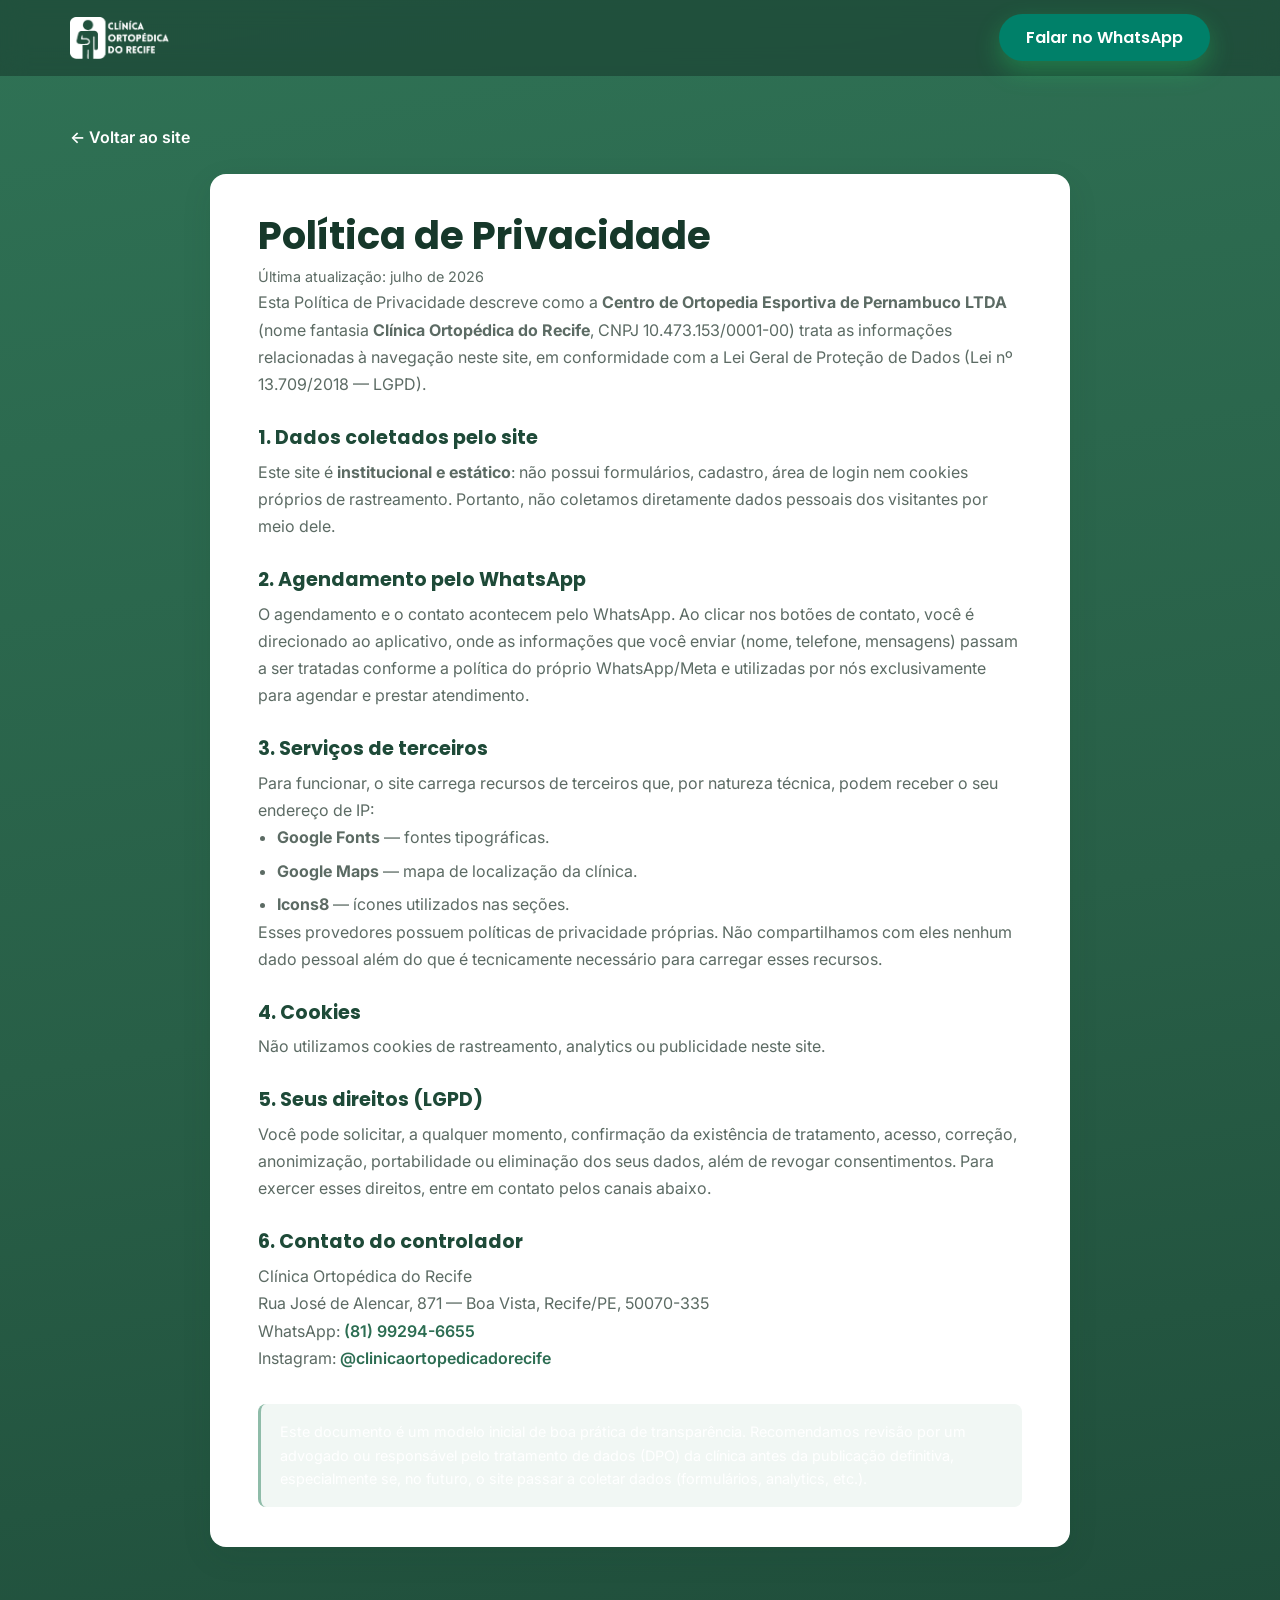
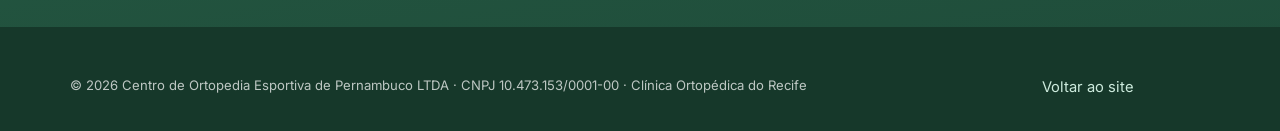
<file: privacidade.html>
<!DOCTYPE html>
<html lang="pt-BR">
<head>
  <meta charset="UTF-8">
  <meta name="viewport" content="width=device-width, initial-scale=1.0">
  <title>Política de Privacidade | Clínica Ortopédica do Recife</title>
  <meta name="description" content="Política de Privacidade da Clínica Ortopédica do Recife — como tratamos dados e serviços de terceiros utilizados no site.">
  <meta name="robots" content="index, follow">
  <meta name="theme-color" content="#2C6D52">
  <link rel="canonical" href="https://clinicaortopedicadorecife.com.br/privacidade.html">
  <link rel="icon" href="favicon.ico" sizes="any">
  <link rel="icon" type="image/png" href="assets/images/favicon-32.png" sizes="32x32">
  <link rel="preconnect" href="https://fonts.googleapis.com">
  <link rel="preconnect" href="https://fonts.gstatic.com" crossorigin>
  <link id="gfonts" href="https://fonts.googleapis.com/css2?family=Inter:wght@400;500;600;700&family=Poppins:wght@500;600;700;800&display=swap" rel="stylesheet" media="print">
  <noscript><link href="https://fonts.googleapis.com/css2?family=Inter:wght@400;500;600;700&family=Poppins:wght@500;600;700;800&display=swap" rel="stylesheet"></noscript>
  <link rel="stylesheet" href="css/styles.css">
  <style>
    .legal { padding: calc(var(--header-h) + 3rem) 0 var(--spacing-xl); }
    .legal-card { max-width: var(--container-narrow); margin: 0 auto; background: #fff; border-radius: var(--radius); box-shadow: var(--shadow); padding: 2.5rem clamp(1.25rem, 4vw, 3rem); }
    .legal-card h1 { color: var(--green-900); font-size: clamp(1.7rem, 4vw, 2.4rem); }
    .legal-card h2 { color: var(--green-800); font-size: 1.2rem; margin: 1.8rem 0 0.6rem; }
    .legal-card p, .legal-card li { color: var(--on-light-muted); line-height: 1.7; }
    .legal-card ul { padding-left: 1.2rem; list-style: disc; display: grid; gap: 0.4rem; }
    .legal-card a { color: var(--green); font-weight: 600; }
    .legal-meta { color: var(--green-600); font-size: 0.9rem; margin-top: 0.4rem; }
    .legal-back { display: inline-flex; align-items: center; gap: 0.4rem; margin-bottom: 1.5rem; color: #fff; font-weight: 600; }
    .legal-note { margin-top: 2rem; padding: 1rem 1.2rem; background: var(--green-50); border-left: 3px solid var(--green-300); border-radius: 8px; font-size: 0.9rem; }
  </style>
</head>
<body>
  <header class="header is-scrolled">
    <div class="container">
      <a class="brand" href="index.html" aria-label="Clínica Ortopédica do Recife — início">
        <img src="assets/images/logo-full.png" alt="Clínica Ortopédica do Recife" width="230" height="98">
      </a>
      <a class="btn btn--wa header-cta" href="https://wa.me/5581992946655" target="_blank" rel="noopener noreferrer">Falar no WhatsApp</a>
    </div>
  </header>

  <main class="legal">
    <div class="container">
      <a class="legal-back" href="index.html">← Voltar ao site</a>
      <article class="legal-card">
        <h1>Política de Privacidade</h1>
        <p class="legal-meta">Última atualização: julho de 2026</p>

        <p>Esta Política de Privacidade descreve como a <strong>Centro de Ortopedia Esportiva de Pernambuco LTDA</strong> (nome fantasia <strong>Clínica Ortopédica do Recife</strong>, CNPJ 10.473.153/0001-00) trata as informações relacionadas à navegação neste site, em conformidade com a Lei Geral de Proteção de Dados (Lei nº 13.709/2018 — LGPD).</p>

        <h2>1. Dados coletados pelo site</h2>
        <p>Este site é <strong>institucional e estático</strong>: não possui formulários, cadastro, área de login nem cookies próprios de rastreamento. Portanto, não coletamos diretamente dados pessoais dos visitantes por meio dele.</p>

        <h2>2. Agendamento pelo WhatsApp</h2>
        <p>O agendamento e o contato acontecem pelo WhatsApp. Ao clicar nos botões de contato, você é direcionado ao aplicativo, onde as informações que você enviar (nome, telefone, mensagens) passam a ser tratadas conforme a política do próprio WhatsApp/Meta e utilizadas por nós exclusivamente para agendar e prestar atendimento.</p>

        <h2>3. Serviços de terceiros</h2>
        <p>Para funcionar, o site carrega recursos de terceiros que, por natureza técnica, podem receber o seu endereço de IP:</p>
        <ul>
          <li><strong>Google Fonts</strong> — fontes tipográficas.</li>
          <li><strong>Google Maps</strong> — mapa de localização da clínica.</li>
          <li><strong>Icons8</strong> — ícones utilizados nas seções.</li>
        </ul>
        <p>Esses provedores possuem políticas de privacidade próprias. Não compartilhamos com eles nenhum dado pessoal além do que é tecnicamente necessário para carregar esses recursos.</p>

        <h2>4. Cookies</h2>
        <p>Não utilizamos cookies de rastreamento, analytics ou publicidade neste site.</p>

        <h2>5. Seus direitos (LGPD)</h2>
        <p>Você pode solicitar, a qualquer momento, confirmação da existência de tratamento, acesso, correção, anonimização, portabilidade ou eliminação dos seus dados, além de revogar consentimentos. Para exercer esses direitos, entre em contato pelos canais abaixo.</p>

        <h2>6. Contato do controlador</h2>
        <p>
          Clínica Ortopédica do Recife<br>
          Rua José de Alencar, 871 — Boa Vista, Recife/PE, 50070-335<br>
          WhatsApp: <a href="https://wa.me/5581992946655" target="_blank" rel="noopener noreferrer">(81) 99294-6655</a><br>
          Instagram: <a href="https://www.instagram.com/clinicaortopedicadorecife" target="_blank" rel="noopener noreferrer">@clinicaortopedicadorecife</a>
        </p>

        <div class="legal-note">
          Este documento é um modelo inicial de boa prática de transparência. Recomendamos revisão por um advogado ou responsável pelo tratamento de dados (DPO) da clínica antes da publicação definitiva, especialmente se, no futuro, o site passar a coletar dados (formulários, analytics, etc.).
        </div>
      </article>
    </div>
  </main>

  <footer class="footer">
    <div class="container">
      <div class="footer-bottom" style="border:0;padding-top:0">
        <span>© <span id="year">2026</span> Centro de Ortopedia Esportiva de Pernambuco LTDA · CNPJ 10.473.153/0001-00 · Clínica Ortopédica do Recife</span>
        <span><a href="index.html">Voltar ao site</a></span>
      </div>
    </div>
  </footer>
  <script src="js/script.js" defer></script>
</body>
</html>
</file>
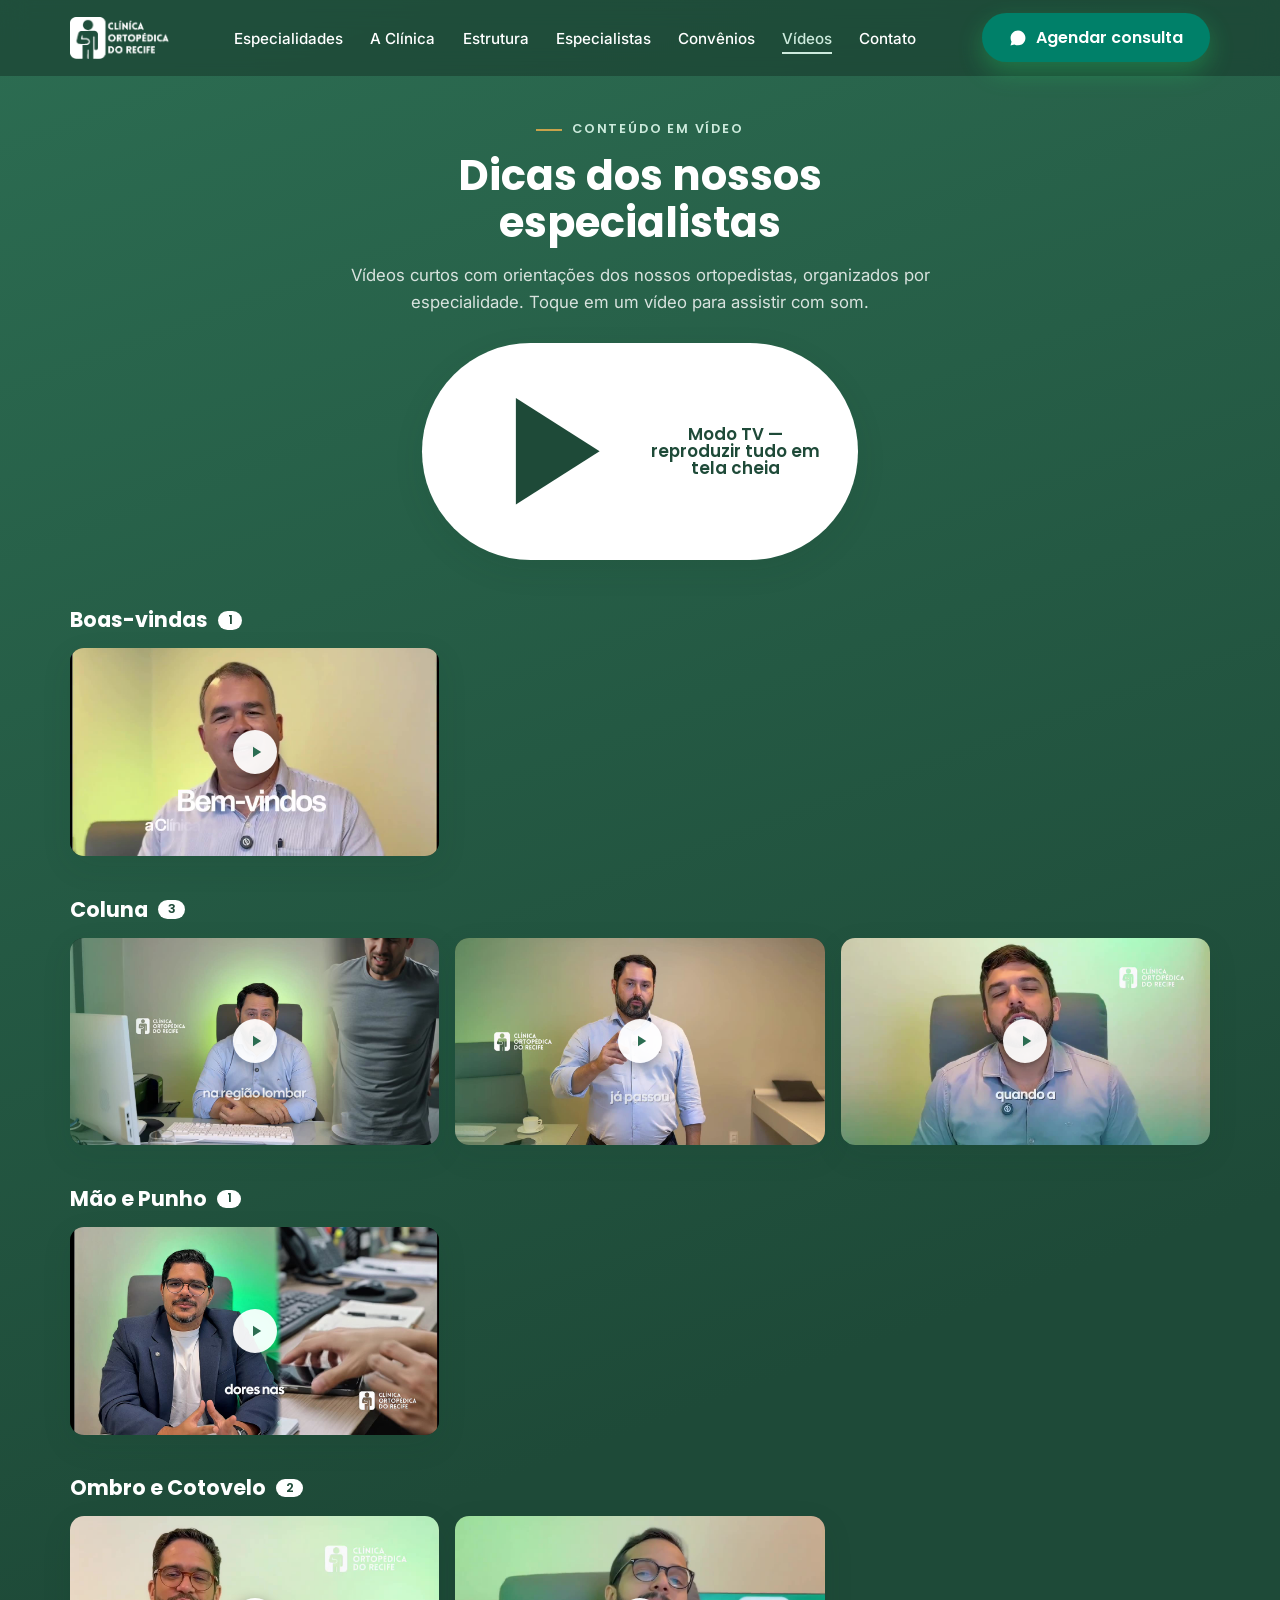
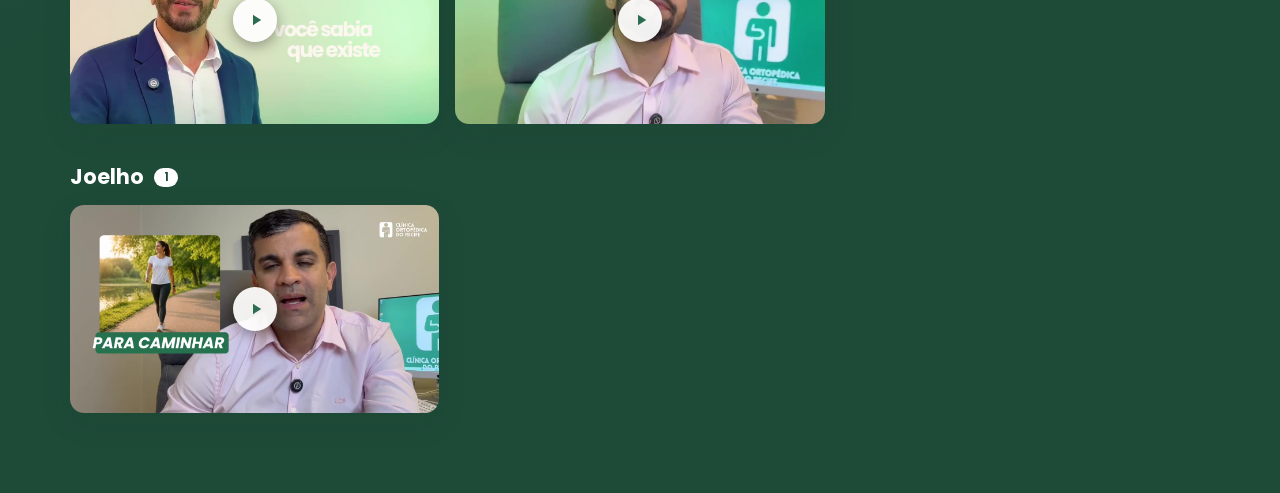
<file: videos.html>
<!DOCTYPE html>
<html lang="pt-BR">
<head>
<meta charset="UTF-8">
<meta name="viewport" content="width=device-width, initial-scale=1.0">
<title>Vídeos | Clínica Ortopédica do Recife</title>
<meta name="description" content="Dicas em vídeo dos ortopedistas da Clínica Ortopédica do Recife, organizadas por especialidade.">
<meta name="theme-color" content="#2C6D52">
<link rel="canonical" href="https://clinicaortopedicadorecife.com.br/videos">
<link rel="icon" href="favicon.ico" sizes="any">
<link rel="icon" type="image/png" href="assets/images/favicon-32.png" sizes="32x32">
<link rel="preconnect" href="https://fonts.googleapis.com"><link rel="preconnect" href="https://fonts.gstatic.com" crossorigin>
<link id="gfonts" href="https://fonts.googleapis.com/css2?family=Inter:wght@400;500;600;700&family=Poppins:wght@500;600;700;800&display=swap" rel="stylesheet" media="print">
<noscript><link href="https://fonts.googleapis.com/css2?family=Inter:wght@400;500;600;700&family=Poppins:wght@500;600;700;800&display=swap" rel="stylesheet"></noscript>
<link rel="stylesheet" href="css/styles.css">
<script src="js/script.js" defer></script>
<style>
 body{background:linear-gradient(160deg,#2C6D52,#1E4A38 65%);min-height:100vh}
 .vsec{padding-top:calc(var(--header-h,74px) + 2.4rem)}
 .vhead p{max-width:640px}
 .vtvbtn-wrap{margin-top:1.6rem}
 .vgroup{margin-top:2.6rem}
 .vgroup__title{color:#fff;font-family:var(--font-heading);font-size:1.3rem;display:flex;align-items:center;gap:.6rem;margin:0 0 1rem}
 .vgroup__title span{font-size:.8rem;font-weight:600;color:#1E4A38;background:#fff;border-radius:999px;padding:.12rem .62rem}
 .vgrid{display:grid;grid-template-columns:repeat(auto-fill,minmax(150px,1fr));gap:1rem}
 .vgrid--wide{grid-template-columns:repeat(auto-fill,minmax(300px,1fr))}
 .vcard{position:relative;aspect-ratio:9/16;border:0;padding:0;border-radius:14px;overflow:hidden;cursor:pointer;background:#0e2a20;box-shadow:var(--shadow);display:block}
 .vcard--wide{aspect-ratio:16/9}
 .vcard img{width:100%;height:100%;object-fit:cover;display:block}
 .vplay{position:absolute;top:50%;left:50%;transform:translate(-50%,-50%);width:44px;height:44px;border-radius:50%;background:rgba(255,255,255,.93);display:grid;place-items:center;transition:transform .2s;box-shadow:0 4px 14px rgba(0,0,0,.35)}
 .vplay svg{width:18px;height:18px;color:#2C6D52;margin-left:2px}
 .vcard:hover .vplay{transform:translate(-50%,-50%) scale(1.12)}
 .vlb{position:fixed;inset:0;z-index:1000;background:rgba(8,26,19,.93);display:flex;align-items:center;justify-content:center}
 .vlb[hidden]{display:none}
 .vlb__video{max-width:min(94vw,880px);max-height:86vh;width:auto;border-radius:14px;background:#000;box-shadow:0 12px 44px rgba(0,0,0,.55)}
 .vlb__btn{position:absolute;border:0;background:rgba(255,255,255,.16);color:#fff;cursor:pointer;display:grid;place-items:center}
 .vlb__close{top:1.1rem;right:1.1rem;width:46px;height:46px;border-radius:50%;font-size:1.1rem}
 .vlb__nav{top:50%;transform:translateY(-50%);width:50px;height:50px;border-radius:50%}
 .vlb__nav svg{width:26px;height:26px}
 .vlb__prev{left:2vw}.vlb__next{right:2vw}
 .vtv{position:fixed;inset:0;z-index:1100;background:#000;overflow:hidden}
 .vtv[hidden]{display:none}
 .vtv__bg{position:absolute;inset:0;background-size:cover;background-position:center;filter:blur(32px) brightness(.5);transform:scale(1.18)}
 .vtv__fg{position:absolute;top:0;bottom:0;left:50%;transform:translateX(-50%);height:100%;width:auto;object-fit:contain;opacity:0;transition:opacity .55s ease}
 .vtv__fg.show{opacity:1}
 .vtv__exit{position:absolute;top:1.1rem;right:1.1rem;z-index:3;border:0;background:rgba(0,0,0,.45);color:#fff;padding:.5rem 1rem;border-radius:999px;cursor:pointer;font-size:.9rem}
 .vtv__start{position:absolute;inset:0;z-index:2;display:flex;flex-direction:column;align-items:center;justify-content:center;gap:1rem;background:rgba(11,40,28,.4)}
 .vtv__start[hidden]{display:none}
 .vtv__startbtn{background:#25a35a;color:#fff;font-family:var(--font-heading);font-weight:600;border:0;padding:1rem 2.1rem;border-radius:999px;font-size:1.1rem;cursor:pointer;display:inline-flex;align-items:center;gap:.6rem}
 .vtv__startbtn svg{width:18px;height:18px}
 .vtv__hint{color:rgba(255,255,255,.85);font-size:.9rem}
 @media(min-width:760px){.vgrid{grid-template-columns:repeat(auto-fill,minmax(185px,1fr))} .vgrid--wide{grid-template-columns:repeat(auto-fill,minmax(360px,1fr))}}
</style>
</head>
<body>
  <header class="header is-scrolled"><div class="container">
    <a class="brand" href="index.html" aria-label="Clínica Ortopédica do Recife — início"><img src="assets/images/logo-full.png" alt="Clínica Ortopédica do Recife" width="230" height="98"></a>
    <nav class="nav" aria-label="Menu principal"><ul>
      <li><a href="index.html#especialidades">Especialidades</a></li>
      <li><a href="index.html#sobre">A Clínica</a></li>
      <li><a href="index.html#estrutura">Estrutura</a></li>
      <li><a href="index.html#corpo-clinico">Especialistas</a></li>
      <li><a href="index.html#convenios">Convênios</a></li>
      <li><a href="videos.html" class="is-active" aria-current="page">Vídeos</a></li>
      <li><a href="index.html#localizacao">Contato</a></li>
    </ul></nav>
    <a class="btn btn--wa header-cta" href="https://wa.me/5581992946655?text=Ol%C3%A1!%20Gostaria%20de%20agendar%20uma%20consulta." target="_blank" rel="noopener noreferrer"><svg width="18" height="18" viewBox="0 0 24 24" fill="currentColor"><path d="M19 4.9A9.8 9.8 0 0012 2C6.6 2 2.1 6.4 2.1 11.9c0 1.8.5 3.5 1.3 5L2 22l5.2-1.4a9.9 9.9 0 004.8 1.2c5.5 0 9.9-4.4 9.9-9.9 0-2.6-1-5.1-2.9-7z"/></svg> Agendar consulta</a>
    <button class="nav-toggle" aria-label="Abrir menu" aria-expanded="false" aria-controls="mobile-menu"><span></span><span></span><span></span></button>
  </div></header>
  <nav class="mobile-menu" id="mobile-menu" aria-label="Menu mobile"><ul>
      <li><a href="index.html#especialidades">Especialidades</a></li>
      <li><a href="index.html#sobre">A Clínica</a></li>
      <li><a href="index.html#estrutura">Estrutura</a></li>
      <li><a href="index.html#corpo-clinico">Especialistas</a></li>
      <li><a href="index.html#convenios">Convênios</a></li>
      <li><a href="videos.html" class="is-active">Vídeos</a></li>
      <li><a href="index.html#localizacao">Contato</a></li>
    </ul>
    <a class="btn btn--wa" href="https://wa.me/5581992946655" target="_blank" rel="noopener noreferrer"><svg width="18" height="18" viewBox="0 0 24 24" fill="currentColor"><path d="M19 4.9A9.8 9.8 0 0012 2C6.6 2 2.1 6.4 2.1 11.9c0 1.8.5 3.5 1.3 5L2 22l5.2-1.4a9.9 9.9 0 004.8 1.2c5.5 0 9.9-4.4 9.9-9.9 0-2.6-1-5.1-2.9-7z"/></svg> Falar no WhatsApp</a>
  </nav>
<main>
 <section class="section vsec">
  <div class="container">
   <div class="section-head vhead reveal">
     <span class="eyebrow">Conteúdo em vídeo</span>
     <h2>Dicas dos nossos especialistas</h2>
     <p>Vídeos curtos com orientações dos nossos ortopedistas, organizados por especialidade. Toque em um vídeo para assistir com som.</p>
     <div class="vtvbtn-wrap"><button class="btn btn--primary btn--lg" id="tvBtn" type="button"><svg viewBox="0 0 24 24" fill="currentColor"><path d="M8 5v14l11-7z"/></svg> Modo TV — reproduzir tudo em tela cheia</button></div>
   </div>
<div class="vgroup reveal"><h3 class="vgroup__title">Boas-vindas <span>1</span></h3><div class="vgrid vgrid--wide"><button class="vcard vcard--wide" type="button" data-i="0" aria-label="Assistir vídeo de Boas-vindas"><img src="assets/videos/geral/geral-horizontal.jpg" alt="" loading="lazy" width="480" height="270"><span class="vplay" aria-hidden="true"><svg viewBox="0 0 24 24" fill="currentColor"><path d="M8 5v14l11-7z"/></svg></span></button></div></div>
<div class="vgroup reveal"><h3 class="vgroup__title">Coluna <span>3</span></h3><div class="vgrid vgrid--wide"><button class="vcard vcard--wide" type="button" data-i="1" aria-label="Assistir vídeo de Coluna"><img src="assets/videos/coluna/coluna-horizontal-1.jpg" alt="" loading="lazy" width="480" height="270"><span class="vplay" aria-hidden="true"><svg viewBox="0 0 24 24" fill="currentColor"><path d="M8 5v14l11-7z"/></svg></span></button><button class="vcard vcard--wide" type="button" data-i="2" aria-label="Assistir vídeo de Coluna"><img src="assets/videos/coluna/coluna-horizontal-2.jpg" alt="" loading="lazy" width="480" height="270"><span class="vplay" aria-hidden="true"><svg viewBox="0 0 24 24" fill="currentColor"><path d="M8 5v14l11-7z"/></svg></span></button><button class="vcard vcard--wide" type="button" data-i="3" aria-label="Assistir vídeo de Coluna"><img src="assets/videos/coluna/coluna-horizontal-3.jpg" alt="" loading="lazy" width="480" height="270"><span class="vplay" aria-hidden="true"><svg viewBox="0 0 24 24" fill="currentColor"><path d="M8 5v14l11-7z"/></svg></span></button></div></div>
<div class="vgroup reveal"><h3 class="vgroup__title">Mão e Punho <span>1</span></h3><div class="vgrid vgrid--wide"><button class="vcard vcard--wide" type="button" data-i="4" aria-label="Assistir vídeo de Mão e Punho"><img src="assets/videos/mao-punho/mao-punho-horizontal-1.jpg" alt="" loading="lazy" width="480" height="270"><span class="vplay" aria-hidden="true"><svg viewBox="0 0 24 24" fill="currentColor"><path d="M8 5v14l11-7z"/></svg></span></button></div></div>
<div class="vgroup reveal"><h3 class="vgroup__title">Ombro e Cotovelo <span>2</span></h3><div class="vgrid vgrid--wide"><button class="vcard vcard--wide" type="button" data-i="5" aria-label="Assistir vídeo de Ombro e Cotovelo"><img src="assets/videos/ombro-cotovelo/ombro-cotovelo-horizontal-1.jpg" alt="" loading="lazy" width="480" height="270"><span class="vplay" aria-hidden="true"><svg viewBox="0 0 24 24" fill="currentColor"><path d="M8 5v14l11-7z"/></svg></span></button><button class="vcard vcard--wide" type="button" data-i="6" aria-label="Assistir vídeo de Ombro e Cotovelo"><img src="assets/videos/ombro-cotovelo/ombro-cotovelo-horizontal-2.jpg" alt="" loading="lazy" width="480" height="270"><span class="vplay" aria-hidden="true"><svg viewBox="0 0 24 24" fill="currentColor"><path d="M8 5v14l11-7z"/></svg></span></button></div></div>
<div class="vgroup reveal"><h3 class="vgroup__title">Joelho <span>1</span></h3><div class="vgrid vgrid--wide"><button class="vcard vcard--wide" type="button" data-i="7" aria-label="Assistir vídeo de Joelho"><img src="assets/videos/joelho/joelho-horizontal.jpg" alt="" loading="lazy" width="480" height="270"><span class="vplay" aria-hidden="true"><svg viewBox="0 0 24 24" fill="currentColor"><path d="M8 5v14l11-7z"/></svg></span></button></div></div>
  </div>
 </section>
</main>

<div class="vlb" id="vlb" hidden>
  <button class="vlb__btn vlb__close" id="vlbClose" aria-label="Fechar">✕</button>
  <button class="vlb__btn vlb__nav vlb__prev" id="vlbPrev" aria-label="Anterior"><svg viewBox="0 0 24 24" fill="none" stroke="currentColor" stroke-width="2.5" stroke-linecap="round" stroke-linejoin="round"><path d="M15 18l-6-6 6-6"/></svg></button>
  <video class="vlb__video" id="vlbVideo" controls playsinline preload="metadata"></video>
  <button class="vlb__btn vlb__nav vlb__next" id="vlbNext" aria-label="Próximo"><svg viewBox="0 0 24 24" fill="none" stroke="currentColor" stroke-width="2.5" stroke-linecap="round" stroke-linejoin="round"><path d="M9 6l6 6-6 6"/></svg></button>
</div>

<div class="vtv" id="vtv" hidden>
  <div class="vtv__bg" id="vtvBg"></div>
  <video class="vtv__fg" id="vtvVideoA" muted playsinline preload="auto"></video>
  <video class="vtv__fg" id="vtvVideoB" muted playsinline preload="auto"></video>
  <div class="vtv__start" id="vtvStart" hidden>
    <button class="vtv__startbtn" id="vtvStartBtn" type="button"><svg viewBox="0 0 24 24" fill="currentColor"><path d="M8 5v14l11-7z"/></svg> Iniciar com som</button>
    <p class="vtv__hint">Toca sozinho, em loop</p>
  </div>
  <button class="vtv__exit" id="vtvExit" type="button">✕ Sair</button>
</div>

<script src="js/videos.js" defer></script>
</body>
</html>
</file>
<file: css/styles.css>
/* =====================================================
   STYLES — Clínica Ortopédica do Recife
   Tema VERDE (#2C6D52) no estilo do Instagram · mobile-first
   ===================================================== */
@import url('variables.css');

/* ---------- 1. RESET / BASE ---------- */
*, *::before, *::after { box-sizing: border-box; margin: 0; padding: 0; }
html { scroll-behavior: smooth; scroll-padding-top: var(--header-h); -webkit-text-size-adjust: 100%; }
body {
  font-family: var(--font-primary);
  color: var(--text-color);
  background: linear-gradient(170deg, #2F7255 0%, #285F47 55%, #1E4B39 100%);
  background-attachment: scroll; min-height: 100vh;
  line-height: 1.65; font-size: 1rem; overflow-x: hidden;
  -webkit-font-smoothing: antialiased;
}
img { max-width: 100%; height: auto; display: block; }
a { color: inherit; text-decoration: none; }
ul { list-style: none; }
button { font-family: inherit; cursor: pointer; border: none; background: none; }
h1, h2, h3, h4 { font-family: var(--font-heading); font-weight: 700; line-height: 1.15; color: #fff; }
:focus-visible { outline: 3px solid var(--mint); outline-offset: 3px; border-radius: 4px; }

.container { width: 100%; max-width: var(--container); margin: 0 auto; padding: 0 1.25rem; position: relative; z-index: 1; }

/* Seções — faixas translúcidas deixam o degradê aparecer */
.section { padding: var(--spacing-xl) 0; position: relative; }
.section--soft { background: rgba(11, 40, 28, 0.16); }
.section--cream { background: rgba(8, 32, 22, 0.30); }
.section-head { max-width: 640px; margin: 0 auto var(--spacing-lg); text-align: center; }
.eyebrow {
  display: inline-block; font-family: var(--font-heading); font-weight: 600;
  font-size: 0.8rem; letter-spacing: 0.14em; text-transform: uppercase;
  color: var(--mint); margin-bottom: 0.75rem;
}
.eyebrow::before { content: ""; display: inline-block; width: 26px; height: 2px; background: var(--accent); vertical-align: middle; margin-right: 0.6rem; }
.section-head h2 { font-size: clamp(1.7rem, 4.5vw, 2.6rem); color: #fff; }
.section-head p { color: rgba(255,255,255,.82); margin-top: 0.9rem; font-size: 1.05rem; }

/* Botões */
.btn {
  display: inline-flex; align-items: center; justify-content: center; gap: 0.55rem;
  font-family: var(--font-heading); font-weight: 600; font-size: 1rem;
  padding: 0.95rem 1.7rem; border-radius: var(--radius-pill);
  transition: transform var(--transition), box-shadow var(--transition), background var(--transition);
  text-align: center; line-height: 1;
}
.btn:hover { transform: translateY(-3px); }
.btn--wa { background: var(--whatsapp); color: #fff; box-shadow: 0 10px 24px rgba(37, 211, 102, 0.32); }
.btn--wa:hover { background: var(--whatsapp-dark); box-shadow: 0 16px 30px rgba(37, 211, 102, 0.40); }
.btn--primary { background: #fff; color: var(--green-800); box-shadow: var(--shadow); }
.btn--primary:hover { background: var(--green-50); }
.btn--ghost { background: transparent; color: #fff; border: 1.5px solid rgba(255,255,255,.5); }
.btn--ghost:hover { background: rgba(255,255,255,.12); border-color: #fff; }
.btn--lg { padding: 1.1rem 2.1rem; font-size: 1.05rem; }
.btn .ico { width: 20px; height: 20px; flex: none; }

/* ---------- 2. HEADER ---------- */
.header {
  position: fixed; inset: 0 0 auto 0; height: var(--header-h); z-index: 100;
  display: flex; align-items: center;
  background: rgba(22, 56, 42, 0.55); backdrop-filter: blur(12px);
  border-bottom: 1px solid transparent; transition: background var(--transition), box-shadow var(--transition), border-color var(--transition);
}
.header.is-scrolled { background: rgba(20, 50, 38, 0.92); box-shadow: 0 8px 24px rgba(0,0,0,.28); border-color: rgba(255,255,255,.10); }
.header .container { display: flex; align-items: center; justify-content: space-between; }
.brand { display: flex; align-items: center; gap: 0.65rem; }
.brand img { height: 42px; width: auto; filter: brightness(0) invert(1); }
.nav { display: none; }
.nav ul { display: flex; align-items: center; gap: 1.7rem; }
.nav a { font-weight: 500; font-size: 0.95rem; color: #fff; position: relative; padding: 0.3rem 0; }
.nav a::after { content: ""; position: absolute; left: 0; bottom: -2px; width: 0; height: 2px; background: var(--mint); transition: width var(--transition); }
.nav a:hover, .nav a.is-active { color: var(--mint); }
.nav a:hover::after, .nav a.is-active::after { width: 100%; }
.header-cta { display: none; }
.nav-toggle { display: inline-flex; flex-direction: column; gap: 5px; padding: 0.6rem; }
.nav-toggle span { width: 26px; height: 2.5px; background: #fff; border-radius: 2px; transition: transform var(--transition), opacity var(--transition); }
.nav-toggle.is-open span:nth-child(1) { transform: translateY(7.5px) rotate(45deg); }
.nav-toggle.is-open span:nth-child(2) { opacity: 0; }
.nav-toggle.is-open span:nth-child(3) { transform: translateY(-7.5px) rotate(-45deg); }

/* Menu mobile */
.mobile-menu {
  position: fixed; inset: var(--header-h) 0 0 0; z-index: 99;
  background: var(--green-900); padding: 2rem 1.5rem;
  transform: translateX(100%); transition: transform var(--transition);
  display: flex; flex-direction: column;
}
.mobile-menu.is-open { transform: translateX(0); }
.mobile-menu ul { display: flex; flex-direction: column; gap: 0.4rem; }
.mobile-menu a { display: block; padding: 1rem 0.5rem; font-family: var(--font-heading); font-weight: 500; font-size: 1.15rem; color: #fff; border-bottom: 1px solid rgba(255,255,255,.14); }
.mobile-menu .btn { margin-top: 1.75rem; }

/* ---------- 3. HERO ---------- */
.hero {
  position: relative; padding: calc(var(--header-h) + 4rem) 0 var(--spacing-xl);
  background:
    radial-gradient(120% 80% at 85% 0%, var(--green-600) 0%, transparent 55%),
    radial-gradient(90% 70% at 0% 100%, var(--green-700) 0%, transparent 50%);
  overflow: hidden;
}
.hero::after { content: none; }
.hero-grid { display: grid; gap: 2.5rem; align-items: center; }
.hero-badge {
  display: inline-flex; align-items: center; gap: 0.5rem; align-self: flex-start;
  background: rgba(255,255,255,.12); border: 1px solid rgba(255,255,255,.22);
  padding: 0.5rem 1rem; border-radius: var(--radius-pill);
  font-size: 0.85rem; font-weight: 600; color: #fff; margin-bottom: 1.4rem;
}
.hero-badge .dot { width: 8px; height: 8px; border-radius: 50%; background: var(--whatsapp); box-shadow: 0 0 0 4px rgba(37,211,102,.25); }
.hero h1 { font-size: clamp(2.1rem, 6.5vw, 3.6rem); letter-spacing: -0.02em; color: #fff; }
.hero h1 .hl { color: var(--mint); }
.hero-lead { font-size: 1.15rem; color: rgba(255,255,255,.85); margin: 1.3rem 0 2rem; max-width: 34ch; }
.hero-actions { display: flex; flex-wrap: wrap; gap: 0.9rem; }
.hero-trust { display: flex; flex-wrap: wrap; gap: 1.5rem; margin-top: 2.4rem; }
.hero-trust li { display: flex; align-items: center; gap: 0.6rem; font-size: 0.92rem; font-weight: 500; color: #fff; }
.hero-trust .ico { width: 22px; height: 22px; flex: none; }

/* Visual do hero */
.hero-visual { position: relative; z-index: 1; }
.hero-card {
  position: relative; border-radius: var(--radius-lg); overflow: hidden;
  background: linear-gradient(160deg, var(--green-700), var(--green-900));
  box-shadow: var(--shadow-lg); aspect-ratio: 4 / 3.4; padding: 2rem;
  display: flex; flex-direction: column; justify-content: flex-end; color: #fff;
  border: 1px solid rgba(255,255,255,.10);
}
.hero-card::before {
  content: ""; position: absolute; inset: 0; opacity: 0.6;
  background:
    radial-gradient(60% 50% at 80% 15%, rgba(255,255,255,.16), transparent 60%),
    radial-gradient(50% 60% at 15% 90%, rgba(201,162,75,.30), transparent 60%);
}
.hero-card__mark { position: absolute; top: 1.6rem; right: 1.6rem; width: 88px; height: 88px; opacity: 0.9; }
.hero-card__mark svg { width: 100%; height: 100%; }
.hero-card h3 { color: #fff; font-size: 1.5rem; position: relative; }
.hero-card p { position: relative; color: rgba(255,255,255,.85); font-size: 0.98rem; margin-top: 0.4rem; }
.hero-float {
  position: absolute; left: 1rem; bottom: 1rem; z-index: 5; background: rgba(255,255,255,0.96);
  backdrop-filter: blur(6px); border-radius: 16px; box-shadow: var(--shadow-lg);
  padding: 0.7rem 1.05rem 0.7rem 0.7rem;
  display: flex; align-items: center; gap: 0.7rem; width: max-content; max-width: calc(100% - 2rem);
}
.hero-float__ico { width: 46px; height: 46px; border-radius: 50%; background: linear-gradient(150deg, var(--green-600), var(--green-800)); display: grid; place-items: center; flex: none; }
.hero-float__ico .ico { width: 24px; height: 24px; }
.hero-float__txt { display: flex; flex-direction: column; line-height: 1.05; }
.hero-float .num { font-family: var(--font-heading); font-weight: 800; font-size: 1.85rem; color: var(--green); line-height: 1; }
.hero-float .lbl { font-size: 0.72rem; font-weight: 600; text-transform: uppercase; letter-spacing: 0.04em; color: var(--on-light-muted); max-width: 15ch; margin-top: 2px; }

/* ---------- 4. FAIXA DE CONFIANÇA ---------- */
.marquee-strip { background: var(--green-900); color: #fff; padding: 1rem 0; position: relative; z-index: 1; }
.marquee-strip .container { display: flex; flex-wrap: wrap; gap: 1rem 2.5rem; justify-content: center; }
.marquee-strip span { display: inline-flex; align-items: center; gap: 0.5rem; font-weight: 500; font-size: 0.95rem; }
.marquee-strip .ico { width: 18px; height: 18px; }

/* ---------- 5. CARDS (diferenciais) ---------- */
.cards { display: grid; gap: 1.5rem; grid-template-columns: 1fr; }
.card {
  background: #fff; border: 1px solid var(--light-border); border-radius: var(--radius);
  padding: 2rem 1.75rem; box-shadow: var(--shadow-sm);
  transition: transform var(--transition), box-shadow var(--transition), border-color var(--transition);
}
.card:hover { transform: translateY(-6px); box-shadow: var(--shadow); border-color: var(--green-300); }
.card__icon {
  width: 56px; height: 56px; border-radius: 14px; display: grid; place-items: center;
  background: var(--green-700); margin-bottom: 1.2rem;
}
.card__icon .ico { width: 28px; height: 28px; }
.card h3 { font-size: 1.2rem; margin-bottom: 0.5rem; color: var(--green-900); }
.card p { color: var(--on-light-muted); font-size: 0.97rem; }

/* ---------- 6. ESPECIALIDADES ---------- */
.spec-grid { display: grid; gap: 1.1rem; grid-template-columns: 1fr; }
.spec {
  background: #fff; border: 1px solid var(--light-border); border-radius: var(--radius);
  padding: 1.5rem 1.25rem; text-align: left; transition: transform var(--transition), box-shadow var(--transition);
}
.spec:hover { transform: translateY(-5px); box-shadow: var(--shadow); }
.spec__icon { width: 46px; height: 46px; border-radius: 12px; background: var(--green-700); display: grid; place-items: center; margin-bottom: 0.9rem; }
.spec__icon .ico { width: 26px; height: 26px; }
.spec h3 { font-size: 1.02rem; margin-bottom: 0.25rem; color: var(--green-900); }
.spec p { font-size: 0.85rem; color: var(--on-light-muted); line-height: 1.5; }
/* Card de especialidade clicável (filtra o corpo clínico) */
button.spec { cursor: pointer; font: inherit; color: inherit; }
.spec { display: flex; flex-direction: column; align-items: flex-start; }
.spec:hover { transform: translateY(-5px); box-shadow: var(--shadow); border-color: var(--green-300); }
.spec:hover .spec__icon { background: var(--green); }
.spec-link { margin-top: 0.9rem; color: var(--green); font-family: var(--font-heading); font-weight: 600; font-size: 0.85rem; transition: gap var(--transition); }
.spec:hover .spec-link { color: var(--green-700); }

/* Filtros do corpo clínico */
.team-filters { display: flex; flex-wrap: wrap; gap: 0.6rem; justify-content: center; margin-bottom: 2.2rem; }
.chipf {
  display: inline-flex; align-items: center; gap: 0.45rem;
  background: rgba(255,255,255,.1); color: #fff; border: 1px solid rgba(255,255,255,.28);
  padding: 0.55rem 1.05rem; border-radius: var(--radius-pill);
  font-family: var(--font-heading); font-weight: 600; font-size: 0.9rem; cursor: pointer;
  transition: background var(--transition), color var(--transition), border-color var(--transition);
}
.chipf span { font-size: 0.78rem; opacity: .7; }
.chipf:hover { background: rgba(255,255,255,.2); }
.chipf.is-active { background: #fff; color: var(--green-800); border-color: #fff; }
.chipf.is-active span { color: var(--green-600); opacity: 1; }
.team-empty { text-align: center; color: rgba(255,255,255,.8); margin-top: 1rem; }

/* ---------- 7. CORPO CLÍNICO ---------- */
#corpo-clinico { position: relative; }
#corpo-clinico::after { content: none; }
.team-grid { display: flex; flex-wrap: wrap; gap: 1rem; justify-content: center; }
.doc {
  display: flex; gap: 1rem; align-items: center; background: #fff;
  border: 1px solid var(--light-border); border-radius: var(--radius);
  padding: 1rem 1.1rem; box-shadow: var(--shadow-sm);
  flex: 1 1 300px; max-width: 360px;
  transition: transform var(--transition), box-shadow var(--transition);
}
.doc:hover { transform: translateY(-4px); box-shadow: var(--shadow); }
.doc[hidden] { display: none !important; }
.doc__avatar {
  width: 52px; height: 52px; border-radius: 50%; flex: none; display: grid; place-items: center;
  font-family: var(--font-heading); font-weight: 700; font-size: 1.05rem; color: #fff;
  background: linear-gradient(150deg, var(--green-600), var(--green-800)); letter-spacing: .02em; overflow: hidden;
}
.doc__avatar--photo { background: none; }
.doc__avatar img { width: 100%; height: 100%; object-fit: cover; display: block; }
.doc h3 { font-size: 1rem; color: var(--green-900); line-height: 1.2; }
.doc__spec { font-size: .86rem; color: var(--on-light-muted); margin: .12rem 0; }
.doc__crm { font-size: .76rem; color: var(--green-600); font-weight: 600; letter-spacing: .02em; }

/* ---------- 8. SOBRE / SPLIT ---------- */
.split { display: grid; gap: 2.5rem; align-items: center; }
.split__media {
  border-radius: var(--radius-lg); overflow: hidden; box-shadow: var(--shadow-lg);
  background: linear-gradient(160deg, var(--green-600), var(--green-900)); aspect-ratio: 5 / 4;
  position: relative; display: grid; place-items: center; color: #fff; text-align: center; padding: 2rem;
  border: 1px solid rgba(255,255,255,.10);
}
.split__media::after { content: ""; position: absolute; inset: 0; background: radial-gradient(60% 60% at 70% 20%, rgba(255,255,255,.14), transparent 60%); }
.split__media .big { font-family: var(--font-heading); font-weight: 800; font-size: clamp(3rem, 9vw, 4.6rem); position: relative; }
.split__media .cap { position: relative; opacity: .9; letter-spacing: .04em; }
.split__body h2 { font-size: clamp(1.6rem, 4.5vw, 2.4rem); margin-bottom: 1rem; color: #fff; }
.split__body p { color: rgba(255,255,255,.82); margin-bottom: 1rem; }
.checklist { display: grid; gap: 0.8rem; margin: 1.5rem 0 2rem; }
.checklist li { display: flex; gap: 0.75rem; align-items: flex-start; font-size: 0.98rem; color: #fff; }
.checklist .ico { width: 22px; height: 22px; flex: none; margin-top: 2px; }

/* ---------- 9. CONVÊNIOS ---------- */
.insurance-note {
  max-width: 760px; margin: 0 auto; text-align: center; background: #fff;
  border: 1px solid var(--green-300); border-radius: var(--radius); padding: 2rem 1.5rem; box-shadow: var(--shadow-sm);
}
.insurance-note h3 { color: var(--green); font-size: 1.3rem; margin-bottom: 0.6rem; }
.insurance-note p { color: var(--on-light-muted); }
.chips { display: flex; flex-wrap: wrap; gap: 0.6rem; justify-content: center; margin-top: 1.4rem; }
.chip { background: var(--green-50); color: var(--green-800); border: 1px solid var(--green-100); padding: 0.5rem 1rem; border-radius: var(--radius-pill); font-size: 0.9rem; font-weight: 500; }

/* ---------- 10. LOCALIZAÇÃO / CONTATO ---------- */
.info-grid { display: grid; gap: 2rem; grid-template-columns: 1fr; }
.info-list { display: grid; gap: 1.1rem; }
.info-item { display: flex; gap: 1rem; align-items: flex-start; background: #fff; border: 1px solid var(--light-border); border-radius: var(--radius); padding: 1.3rem 1.4rem; box-shadow: var(--shadow-sm); }
.info-item__icon { width: 46px; height: 46px; border-radius: 12px; background: var(--green-700); display: grid; place-items: center; flex: none; }
.info-item__icon .ico { width: 24px; height: 24px; }
.info-item h3 { font-size: 1.02rem; color: var(--green-900); margin-bottom: 0.15rem; }
.info-item p, .info-item a { color: var(--on-light-muted); font-size: 0.96rem; }
.info-item a:hover { color: var(--green); }
.hours-table { width: 100%; border-collapse: collapse; margin-top: 0.4rem; }
.hours-table td { padding: 0.35rem 0; font-size: 0.94rem; color: var(--on-light-muted); border-bottom: 1px dashed #E6EDE9; }
.hours-table td:last-child { text-align: right; font-weight: 600; color: var(--green-900); }
.map-embed { border-radius: var(--radius); overflow: hidden; box-shadow: var(--shadow); min-height: 340px; border: 1px solid rgba(255,255,255,.12); }
.map-embed iframe { width: 100%; height: 100%; min-height: 340px; border: 0; display: block; }

/* ---------- 11. CTA FINAL ---------- */
.cta-final { position: relative; background: linear-gradient(150deg, var(--green-900), #0E2A1F); color: #fff; text-align: center; overflow: hidden; }
.cta-final::before { content: ""; position: absolute; inset: 0; opacity: .6; background: radial-gradient(50% 60% at 80% 10%, rgba(201,162,75,.22), transparent 60%), radial-gradient(50% 60% at 10% 100%, rgba(74,152,119,.4), transparent 60%); }
.cta-final .container { position: relative; z-index: 1; }
.cta-final h2 { color: #fff; font-size: clamp(1.8rem, 5vw, 2.8rem); }
.cta-final p { color: rgba(255,255,255,.85); margin: 1rem auto 2rem; max-width: 48ch; }

/* ---------- 12. FOOTER ---------- */
.footer { background: var(--green-900); color: rgba(255,255,255,.72); padding: var(--spacing-lg) 0 2rem; position: relative; z-index: 1; }
.footer-grid { display: grid; gap: 2rem; grid-template-columns: 1fr; margin-bottom: 2rem; }
.footer .brand img { height: 46px; }
.footer h3 { color: #fff; font-size: 1rem; margin-bottom: 1rem; }
.footer p { font-size: 0.92rem; max-width: 34ch; }
.footer ul { display: grid; gap: 0.6rem; }
.footer a { font-size: 0.92rem; transition: color var(--transition); }
.footer a:hover { color: #fff; }
.footer .socials { display: flex; gap: 0.7rem; margin-top: 1rem; }
.footer .socials a { width: 40px; height: 40px; border-radius: 50%; background: rgba(255,255,255,.1); display: grid; place-items: center; transition: background var(--transition); }
.footer .socials a:hover { background: var(--green-600); }
.footer .socials .ico { width: 20px; height: 20px; }
.footer-contact li { display: flex; align-items: flex-start; gap: 0.6rem; }
.footer-contact .ico { width: 18px; height: 18px; margin-top: 3px; color: var(--mint); opacity: .9; }
.footer-contact span, .footer-contact a { font-size: 0.9rem; line-height: 1.45; }
.footer-bottom { border-top: 1px solid rgba(255,255,255,.14); padding-top: 1.4rem; padding-right: 76px; display: flex; flex-wrap: wrap; gap: 0.6rem; justify-content: space-between; font-size: 0.82rem; }
.footer-bottom a { color: var(--mint); }

/* ---------- 13. WHATSAPP FLUTUANTE ---------- */
.wa-float {
  position: fixed; right: 1.1rem; bottom: 1.1rem; z-index: 90;
  width: 60px; height: 60px; border-radius: 50%; background: var(--whatsapp);
  display: grid; place-items: center; box-shadow: 0 12px 28px rgba(37,211,102,.45);
  transition: transform var(--transition); animation: wa-pulse 2.6s infinite;
}
.wa-float:hover { transform: scale(1.08); }
.wa-float .ico { width: 32px; height: 32px; }
@keyframes wa-pulse { 0% { box-shadow: 0 12px 28px rgba(37,211,102,.45), 0 0 0 0 rgba(37,211,102,.45);} 70%{ box-shadow: 0 12px 28px rgba(37,211,102,.45), 0 0 0 16px rgba(37,211,102,0);} 100%{ box-shadow: 0 12px 28px rgba(37,211,102,.45), 0 0 0 0 rgba(37,211,102,0);} }

/* ---------- 14. ÍCONES (SVG inline, brancos) ---------- */
.ico { color: #fff; display: inline-block; vertical-align: middle; flex: none; }
.btn--primary .ico { color: var(--green-800); }
svg.ico { width: 24px; height: 24px; }
/* Ícones do icons8 (PNG monocromático) recoloridos para branco */
img.ico { filter: brightness(0) invert(1); object-fit: contain; }

/* ---------- FOTOS ---------- */
.hero-photo { position: relative; z-index: 1; border-radius: var(--radius-lg); overflow: hidden; box-shadow: var(--shadow-lg); aspect-ratio: 4 / 3.2; border: 1px solid rgba(255,255,255,.14); }
.hero-photo img { width: 100%; height: 100%; object-fit: cover; display: block; }
.split__media--photo { display: block; padding: 0; background: none; }
.split__media--photo::after { display: none; }
.split__media--photo img { width: 100%; height: 100%; object-fit: cover; }
.gallery { display: grid; gap: 1rem; grid-template-columns: 1fr; }
.gallery figure { border-radius: var(--radius); overflow: hidden; box-shadow: var(--shadow); aspect-ratio: 4 / 3; }
.gallery img { width: 100%; height: 100%; object-fit: cover; display: block; transition: transform .6s var(--ease); }
.gallery figure:hover img { transform: scale(1.06); }
.gallery__entrance img { object-position: 22% center; }

/* Avaliações + ações de localização */
.reviews-card { max-width: 720px; margin: 0 auto; background: #fff; border-radius: var(--radius); box-shadow: var(--shadow); padding: 2.6rem 2rem; text-align: center; }
.reviews-score { display: flex; flex-direction: column; align-items: center; gap: 0.25rem; }
.reviews-num { font-family: var(--font-heading); font-weight: 800; font-size: 3rem; color: var(--green); line-height: 1; }
.reviews-stars { color: #F5B400; font-size: 1.5rem; letter-spacing: 3px; }
.reviews-lbl { color: var(--on-light-muted); font-size: 0.82rem; font-weight: 700; text-transform: uppercase; letter-spacing: .05em; }
.reviews-text { color: var(--on-light-muted); margin: 1.4rem auto 1.8rem; max-width: 46ch; }
.reviews-actions, .loc-actions { display: flex; gap: 1rem; justify-content: center; flex-wrap: wrap; }
.loc-actions { margin-top: 2rem; }

/* Grid de convênios (logos) */
.conv-grid { display: flex; flex-wrap: wrap; justify-content: center; gap: 1.1rem; }
.conv-logo { flex: 0 1 300px; max-width: 320px; background: #fff; border: 1px solid var(--light-border); border-radius: 14px; padding: 1.4rem 1.3rem 1.15rem; display: flex; flex-direction: column; align-items: center; gap: 0.8rem; transition: transform var(--transition), box-shadow var(--transition); }
.conv-logo:hover { transform: translateY(-4px); box-shadow: var(--shadow); }
.conv-logo__slot { height: 60px; width: 100%; display: flex; align-items: center; justify-content: center; }
.conv-logo img { max-height: 46px; max-width: 160px; width: auto; object-fit: contain; }
.conv-name { font-family: var(--font-heading); font-size: 0.92rem; font-weight: 600; color: var(--on-light-muted); text-align: center; min-height: 2.4em; display: flex; align-items: center; justify-content: center; line-height: 1.2; }
.section-head h2 { text-wrap: balance; }

/* Galeria do Instagram (manual — entra novo no topo, sai o mais antigo) */
.ig-grid { display: grid; grid-template-columns: repeat(2, 1fr); gap: 0.9rem; }
.ig-post { position: relative; display: block; overflow: hidden; border-radius: var(--radius); aspect-ratio: 3 / 4; background: var(--green-800);
  border: 1px solid rgba(255, 255, 255, 0.10); box-shadow: var(--shadow-sm);
  transition: transform var(--transition), box-shadow var(--transition), border-color var(--transition); }
.ig-post img { width: 100%; height: 100%; object-fit: cover; display: block; transition: transform 0.5s ease; }
.ig-post__ov { position: absolute; inset: 0; display: grid; place-items: center; background: rgba(28, 74, 56, 0); transition: background var(--transition); }
.ig-post__ov .ico { width: 30px; height: 30px; color: #fff; opacity: 0; transform: scale(0.85); transition: opacity var(--transition), transform var(--transition); }
.ig-post:hover, .ig-post:focus-visible { transform: translateY(-5px); box-shadow: var(--shadow); border-color: rgba(255, 255, 255, 0.28); }
.ig-post:focus-visible { border-radius: var(--radius); }
.ig-post:hover img, .ig-post:focus-visible img { transform: scale(1.07); }
.ig-post:hover .ig-post__ov, .ig-post:focus-visible .ig-post__ov { background: rgba(28, 74, 56, 0.55); }
.ig-post:hover .ig-post__ov .ico, .ig-post:focus-visible .ig-post__ov .ico { opacity: 1; transform: scale(1); }
/* Reels: a classe .ig-post--reel é mantida como marcação semântica.
   Sem selo de play próprio — as artes já trazem o ícone do Instagram embutido. */
/* Toque (sem hover): sinaliza que é clicável */
@media (hover: none) {
  .ig-post__ov { background: linear-gradient(to top, rgba(11, 40, 28, 0.42), transparent 55%); }
  .ig-post__ov .ico { opacity: 0.92; transform: none; align-self: end; margin-bottom: 0.55rem; }
}
.ig-cta { text-align: center; margin-top: 2.2rem; }
@media (min-width: 640px) { .ig-grid { grid-template-columns: repeat(4, 1fr); gap: 1.1rem; } }

.conv-logo--cta { background: var(--green-50); border: 1px dashed var(--green-300); text-decoration: none; }
.conv-logo--cta:hover { background: var(--green); border-color: var(--green); }
.conv-cta-ico { width: 32px; height: 32px; color: var(--green); transition: color var(--transition); }
.conv-cta-name { color: var(--green-800); font-weight: 700; transition: color var(--transition); }
.conv-logo--cta:hover .conv-cta-ico, .conv-logo--cta:hover .conv-cta-name { color: #fff; }
@media (min-width: 700px) { .gallery { grid-template-columns: repeat(3, 1fr); } }

/* ---------- 15. UTILITÁRIOS + ANIMAÇÕES ---------- */
.text-center { text-align: center; }
.reveal-ready .reveal { opacity: 0; transform: translateY(28px); transition: opacity .7s var(--ease), transform .7s var(--ease); }
.reveal-ready .reveal.is-visible { opacity: 1; transform: none; }
.no-scroll { overflow: hidden; }
@media (prefers-reduced-motion: reduce) {
  *, *::before, *::after { animation-duration: .001ms !important; transition-duration: .001ms !important; scroll-behavior: auto !important; }
  .reveal-ready .reveal { opacity: 1; transform: none; }
}

/* ---------- 16. MEDIA QUERIES (mobile-first) ---------- */
@media (min-width: 600px) {
  .cards { grid-template-columns: repeat(2, 1fr); }
  .spec-grid { grid-template-columns: repeat(2, 1fr); }
  .team-grid { grid-template-columns: repeat(2, 1fr); }
  .footer-grid { grid-template-columns: 1.4fr 1fr 1fr; }
}
@media (min-width: 900px) {
  .nav { display: block; }
  .nav-toggle, .mobile-menu { display: none; }
  .header-cta { display: inline-flex; }
  .hero-grid { grid-template-columns: 1.05fr 0.95fr; gap: 3.5rem; }
  .cards { grid-template-columns: repeat(4, 1fr); }
  .spec-grid { grid-template-columns: repeat(3, 1fr); }
  .team-grid { grid-template-columns: repeat(3, 1fr); }
  .split { grid-template-columns: 0.9fr 1.1fr; }
  .info-grid { grid-template-columns: 1fr 1fr; }
  .footer-grid { grid-template-columns: 1.6fr 1fr 1fr 1.2fr; }
}
@media (min-width: 1200px) {
  .spec-grid { grid-template-columns: repeat(3, 1fr); }
}
</file>
